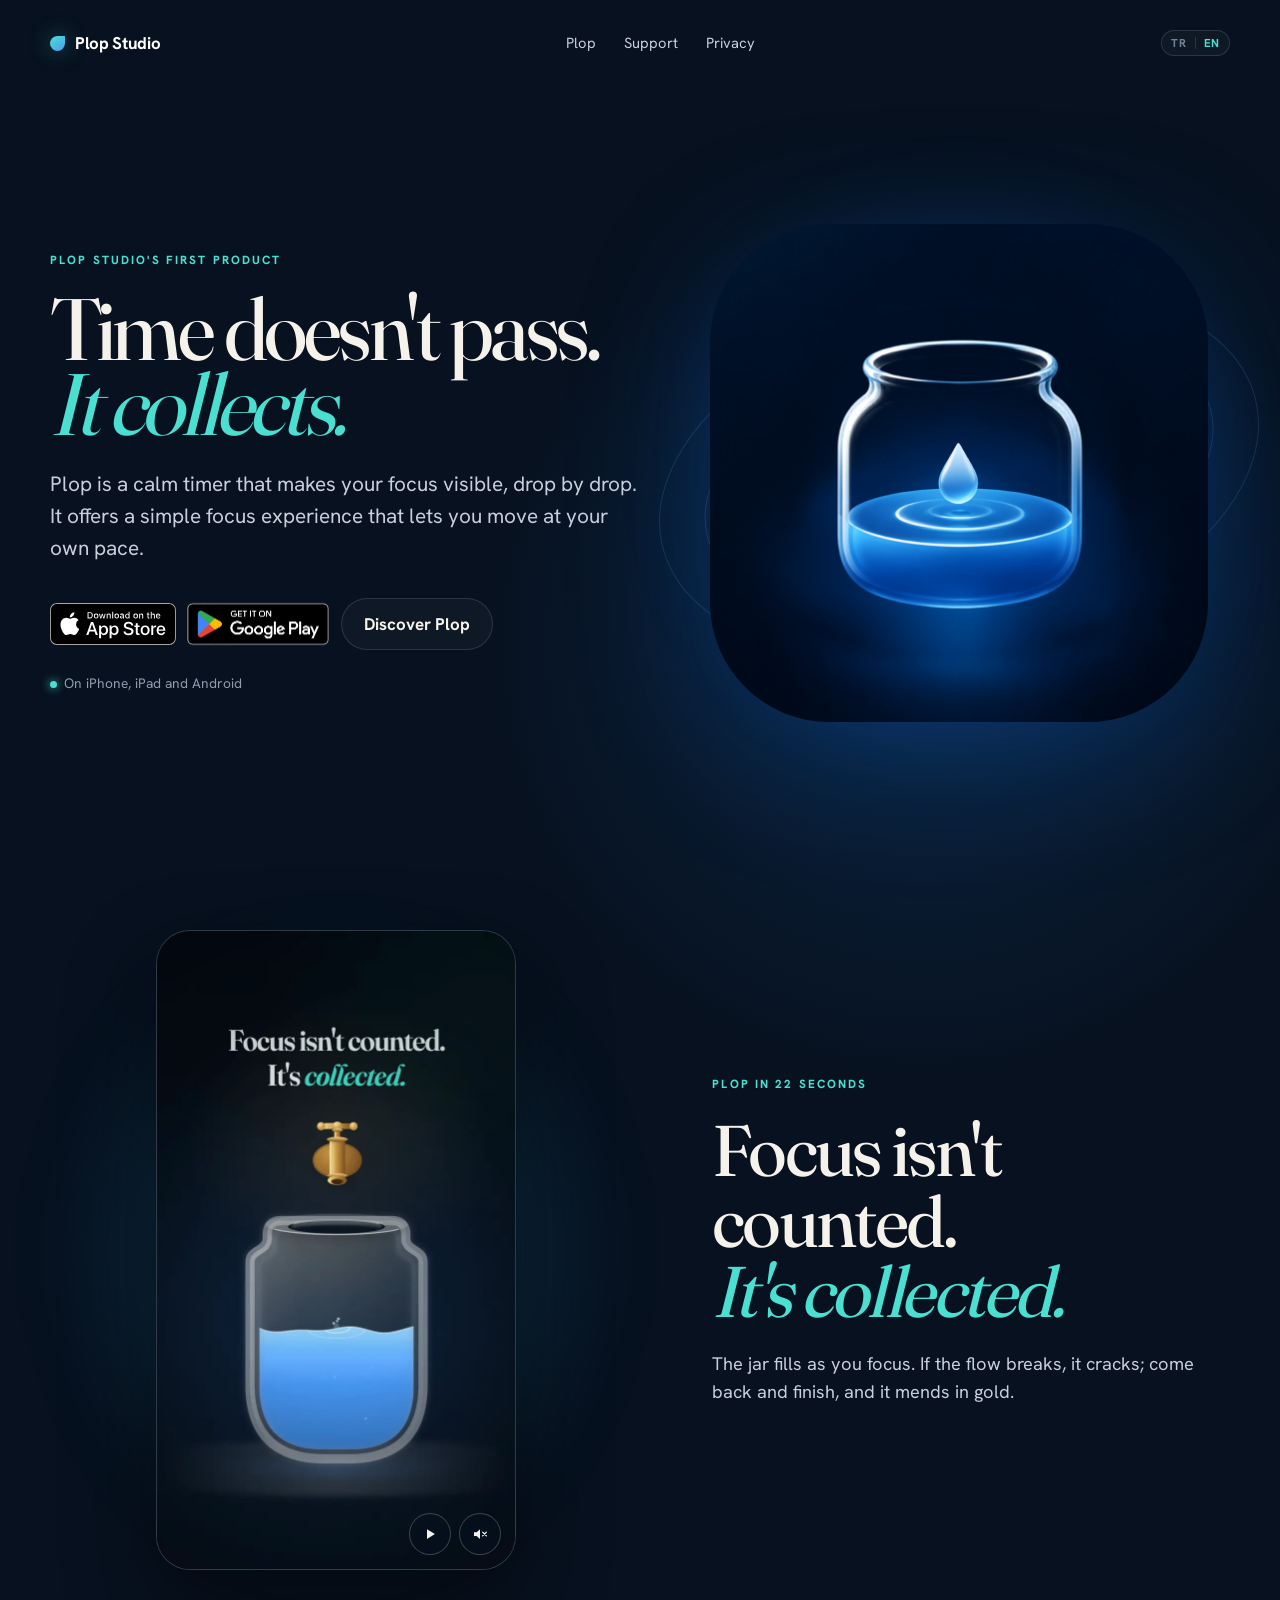
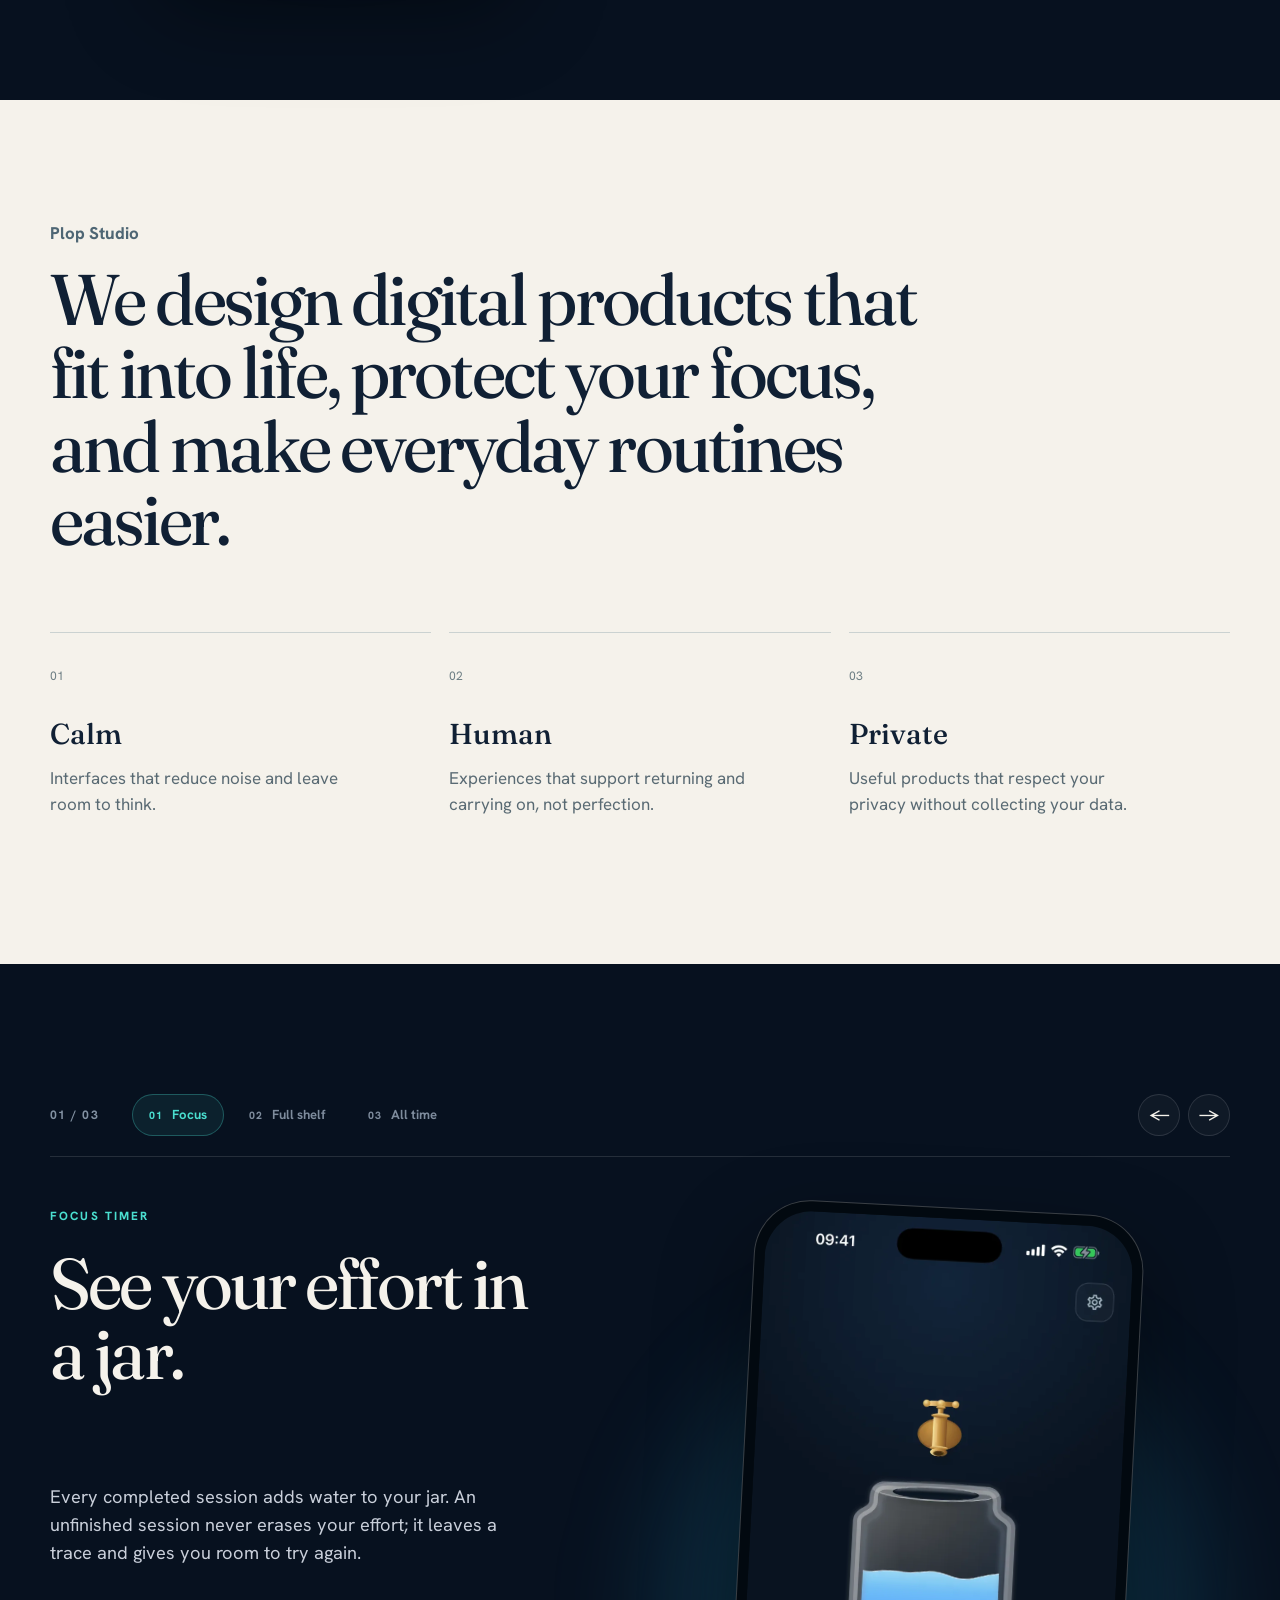
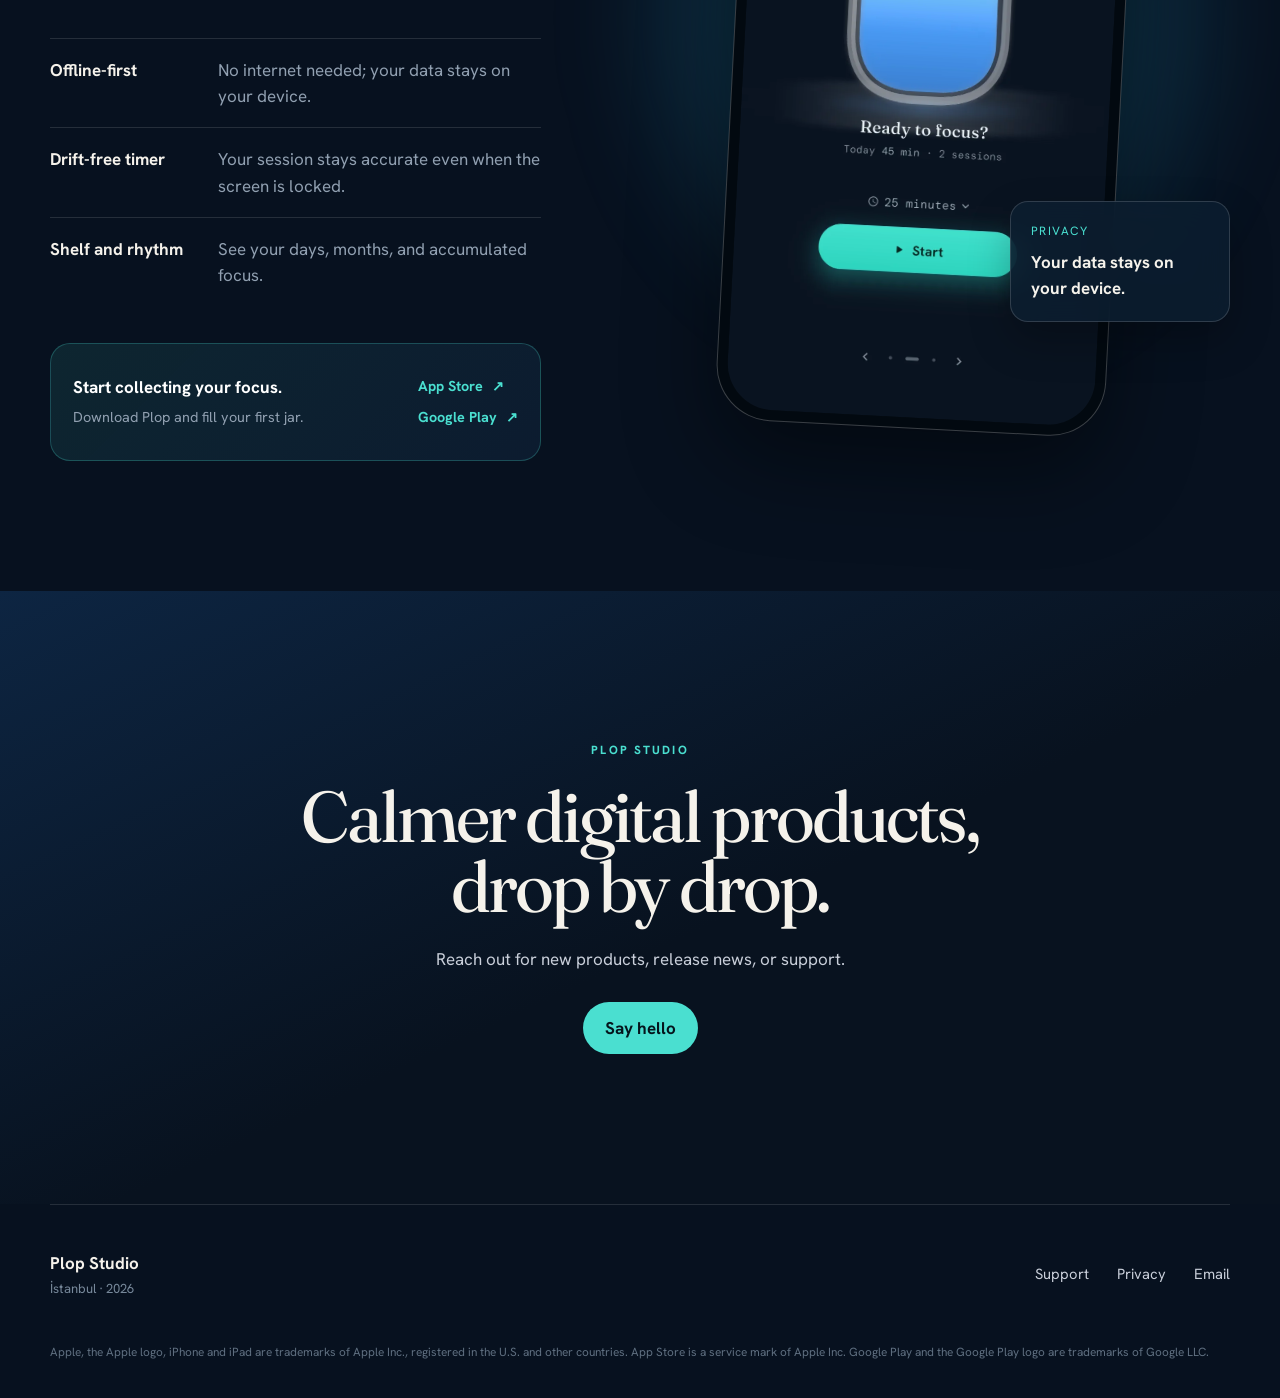
<file: index.html>
<!doctype html>
<html lang="tr">
<head>
  <meta charset="utf-8">
  <meta name="viewport" content="width=device-width, initial-scale=1">
  <meta name="theme-color" content="#07111f">
  <meta name="description" content="Plop Studio, sakin ve düşünceli dijital ürünler geliştirir. İlk ürünümüz Plop, zamanı biriktiren çevrimdışı bir odak zamanlayıcısıdır.">
  <meta property="og:title" content="Plop Studio — Zaman geçmez, birikir.">
  <meta property="og:description" content="Daha sakin, daha insani dijital ürünler. Plop ile odağını damla damla biriktir.">
  <meta property="og:type" content="website">
  <meta property="og:url" content="https://sahmett.github.io/plop-site/">
  <meta property="og:image" content="https://sahmett.github.io/plop-site/assets/plop-icon.png">
  <title>Plop Studio — Sakin dijital ürünler</title>
  <link rel="icon" href="assets/favicon.png">
  <link rel="stylesheet" href="style.css">
  <script src="site.js" defer></script>
</head>
<body>
  <header class="site-header">
    <a class="brand" href="#top" aria-label="Plop Studio ana sayfa" data-aria-tr="Plop Studio ana sayfa" data-aria-en="Plop Studio home">
      <span class="brand-drop" aria-hidden="true"></span>
      <span>Plop Studio</span>
    </a>
    <nav aria-label="Ana menü" data-aria-tr="Ana menü" data-aria-en="Main navigation">
      <a href="#plop">Plop</a>
      <a href="support.html#tr" data-tr="Destek" data-en="Support" data-href-tr="support.html#tr" data-href-en="support.html#en">Destek</a>
      <a href="privacy.html#tr" data-tr="Gizlilik" data-en="Privacy" data-href-tr="privacy.html#tr" data-href-en="privacy.html#en">Gizlilik</a>
    </nav>
    <div class="language-switch" role="group" aria-label="Dil seçimi" data-aria-tr="Dil seçimi" data-aria-en="Language selection">
      <button type="button" data-language="tr" aria-pressed="true">TR</button>
      <span aria-hidden="true"></span>
      <button type="button" data-language="en" aria-pressed="false">EN</button>
    </div>
  </header>

  <main id="top">
    <section class="hero" aria-labelledby="hero-title">
      <div class="hero-copy">
        <p class="eyebrow" data-tr="Plop Studio'nun ilk ürünü" data-en="Plop Studio's first product">Plop Studio'nun ilk ürünü</p>
        <h1 id="hero-title" data-html-tr="Zaman geçmez.<br><em>Birikir.</em>" data-html-en="Time doesn't pass.<br><em>It collects.</em>">Zaman geçmez.<br><em>Birikir.</em></h1>
        <p class="hero-text" data-tr="Plop, odağını damla damla görünür hâle getiren sakin bir zamanlayıcı. Kendi ritminde ilerleyebileceğin sade bir odak deneyimi sunar." data-en="Plop is a calm timer that makes your focus visible, drop by drop. It offers a simple focus experience that lets you move at your own pace.">Plop, odağını damla damla görünür hâle getiren sakin bir zamanlayıcı. Kendi ritminde ilerleyebileceğin sade bir odak deneyimi sunar.</p>
        <div class="hero-actions">
          <a class="app-store-badge-link" href="https://apps.apple.com/app/id6790089890" target="_blank" rel="noopener noreferrer" aria-label="Plop'u App Store'dan indir" data-aria-tr="Plop'u App Store'dan indir" data-aria-en="Download Plop on the App Store">
            <img src="assets/app-store-badge-tr.svg" data-src-tr="assets/app-store-badge-tr.svg" data-src-en="assets/app-store-badge-en.svg" alt="App Store'dan İndirin" data-alt-tr="App Store'dan İndirin" data-alt-en="Download on the App Store" width="151" height="40">
          </a>
          <a class="app-store-badge-link play-badge-link" href="https://play.google.com/store/apps/details?id=com.sahmett.plop&amp;hl=tr" data-href-tr="https://play.google.com/store/apps/details?id=com.sahmett.plop&amp;hl=tr" data-href-en="https://play.google.com/store/apps/details?id=com.sahmett.plop&amp;hl=en" target="_blank" rel="noopener noreferrer" aria-label="Plop'u Google Play'den indir" data-aria-tr="Plop'u Google Play'den indir" data-aria-en="Get Plop on Google Play">
            <img src="assets/google-play-badge-tr.png" data-src-tr="assets/google-play-badge-tr.png" data-src-en="assets/google-play-badge-en.png" alt="Google Play'den İndirin" data-alt-tr="Google Play'den İndirin" data-alt-en="Get it on Google Play" width="646" height="250">
          </a>
          <a class="button secondary" href="#plop" data-tr="Plop'u keşfet" data-en="Discover Plop">Plop'u keşfet</a>
        </div>
        <p class="availability"><span></span><b data-tr="iPhone, iPad ve Android'de" data-en="On iPhone, iPad and Android">iPhone, iPad ve Android'de</b></p>
      </div>

      <div class="hero-art" aria-label="Plop uygulamasının su damlası ve kavanoz simgesi" data-aria-tr="Plop uygulamasının su damlası ve kavanoz simgesi" data-aria-en="Plop app icon with a water drop and jar">
        <div class="halo"></div>
        <img src="assets/plop-icon.png" alt="Plop uygulama simgesi" width="720" height="720">
        <span class="orbit orbit-one"></span>
        <span class="orbit orbit-two"></span>
      </div>
    </section>

    <section class="reel" aria-labelledby="reel-title">
      <div class="reel-copy">
        <p class="eyebrow" data-tr="22 saniyede Plop" data-en="Plop in 22 seconds">22 saniyede Plop</p>
        <h2 id="reel-title" data-html-tr="Odak sayılmaz.<br><em>Birikir.</em>" data-html-en="Focus isn't counted.<br><em>It's collected.</em>">Odak sayılmaz.<br><em>Birikir.</em></h2>
        <p data-tr="Kavanoz sen odaklandıkça dolar. Akış kesilirse çatlar; geri dönüp tamamladığında altın bir izle onarılır." data-en="The jar fills as you focus. If the flow breaks, it cracks; come back and finish, and it mends in gold.">Kavanoz sen odaklandıkça dolar. Akış kesilirse çatlar; geri dönüp tamamladığında altın bir izle onarılır.</p>
      </div>
      <div class="reel-stage">
        <div class="reel-frame">
          <video class="reel-video" muted loop playsinline preload="none" poster="assets/plop-reel-poster.webp" width="720" height="1280" aria-label="Plop tanıtım videosu: geri sayım kavanoza dönüşür, kavanoz dolar, çatlar ve altınla onarılır" data-aria-tr="Plop tanıtım videosu: geri sayım kavanoza dönüşür, kavanoz dolar, çatlar ve altınla onarılır" data-aria-en="Plop promo video: a countdown turns into a jar that fills, cracks and mends in gold">
            <source src="assets/plop-reel.mp4" type="video/mp4">
          </video>
          <div class="reel-controls">
            <button type="button" class="reel-button" data-reel-play data-state="paused">
              <svg class="icon-play" viewBox="0 0 24 24" aria-hidden="true"><path d="M8 5.5v13l10.5-6.5z" fill="currentColor"/></svg>
              <svg class="icon-pause" viewBox="0 0 24 24" aria-hidden="true"><path d="M7 5h3.5v14H7zM13.5 5H17v14h-3.5z" fill="currentColor"/></svg>
            </button>
            <button type="button" class="reel-button" data-reel-sound aria-pressed="false">
              <svg class="icon-muted" viewBox="0 0 24 24" aria-hidden="true"><path d="M4 9.5h3.5L12 5.5v13l-4.5-4H4z" fill="currentColor"/><path d="M15.5 9.5l5 5m0-5l-5 5" stroke="currentColor" stroke-width="1.8" stroke-linecap="round"/></svg>
              <svg class="icon-sound" viewBox="0 0 24 24" aria-hidden="true"><path d="M4 9.5h3.5L12 5.5v13l-4.5-4H4z" fill="currentColor"/><path d="M15.5 9a4.2 4.2 0 0 1 0 6M18 6.5a7.8 7.8 0 0 1 0 11" fill="none" stroke="currentColor" stroke-width="1.8" stroke-linecap="round"/></svg>
            </button>
          </div>
        </div>
      </div>
    </section>

    <section class="promise" aria-label="Plop Studio yaklaşımı">
      <p>Plop Studio</p>
      <h2 data-tr="Hayata uyumlu, odağını koruyan ve günlük yaşamını kolaylaştıran dijital ürünler tasarlıyoruz." data-en="We design digital products that fit into life, protect your focus, and make everyday routines easier.">Hayata uyumlu, odağını koruyan ve günlük yaşamını kolaylaştıran dijital ürünler tasarlıyoruz.</h2>
      <div class="principles">
        <article><span>01</span><h3 data-tr="Sakin" data-en="Calm">Sakin</h3><p data-tr="Gürültüyü azaltan, düşünmeye yer bırakan arayüzler." data-en="Interfaces that reduce noise and leave room to think.">Gürültüyü azaltan, düşünmeye yer bırakan arayüzler.</p></article>
        <article><span>02</span><h3 data-tr="İnsani" data-en="Human">İnsani</h3><p data-tr="Kusursuzluğu değil, geri dönmeyi ve devam etmeyi destekleyen deneyimler." data-en="Experiences that support returning and carrying on, not perfection.">Kusursuzluğu değil, geri dönmeyi ve devam etmeyi destekleyen deneyimler.</p></article>
        <article><span>03</span><h3 data-tr="Özel" data-en="Private">Özel</h3><p data-tr="Veriyi toplamadan da işe yarayan, mahremiyete saygılı ürünler." data-en="Useful products that respect your privacy without collecting your data.">Veriyi toplamadan da işe yarayan, mahremiyete saygılı ürünler.</p></article>
      </div>
    </section>

    <section class="product" id="plop" aria-labelledby="plop-title">
      <div class="product-slider-nav" aria-label="Ürün ekranları" data-aria-tr="Ürün ekranları" data-aria-en="Product screens">
        <span class="product-slide-count" aria-live="polite">01 / 03</span>
        <div class="product-dots" role="group">
          <button type="button" data-product-slide="0" aria-label="Odak zamanlayıcısını göster" data-aria-tr="Odak zamanlayıcısını göster" data-aria-en="Show focus timer" aria-pressed="true"><span>01</span><b data-tr="Odak" data-en="Focus">Odak</b></button>
          <button type="button" data-product-slide="1" aria-label="Dolu rafı göster" data-aria-tr="Dolu rafı göster" data-aria-en="Show full shelf" aria-pressed="false"><span>02</span><b data-tr="Dolu raf" data-en="Full shelf">Dolu raf</b></button>
          <button type="button" data-product-slide="2" aria-label="Tüm zamanları göster" data-aria-tr="Tüm zamanları göster" data-aria-en="Show all time" aria-pressed="false"><span>03</span><b data-tr="Tüm zamanlar" data-en="All time">Tüm zamanlar</b></button>
        </div>
        <div class="product-arrows">
          <button class="product-arrow" type="button" data-product-prev aria-label="Önceki ekran" data-aria-tr="Önceki ekran" data-aria-en="Previous screen">←</button>
          <button class="product-arrow" type="button" data-product-next aria-label="Sonraki ekran" data-aria-tr="Sonraki ekran" data-aria-en="Next screen">→</button>
        </div>
      </div>
      <div class="product-copy">
        <p class="eyebrow" id="product-eyebrow">Odak zamanlayıcısı</p>
        <h2 id="plop-title">Emeğini bir kavanozda gör.</h2>
        <p id="product-description">Her tamamlanan seans kavanozuna su ekler. Yarım kalan seanslar emeğini silmez; iz bırakır ve sana yeniden deneme alanı açar.</p>
        <ul>
          <li><strong id="product-feature-title-1">Offline-first</strong><span id="product-feature-copy-1">İnternet gerekmez; verilerin cihazında kalır.</span></li>
          <li><strong id="product-feature-title-2">Sapmasız zamanlayıcı</strong><span id="product-feature-copy-2">Ekran kilitlense de seansın doğru ilerler.</span></li>
          <li><strong id="product-feature-title-3">Raf ve ritim</strong><span id="product-feature-copy-3">Günlerini, aylarını ve biriken odağını gör.</span></li>
        </ul>
        <div class="download-callout">
          <div>
            <p id="product-callout-title">Odağını biriktirmeye başla.</p>
            <span id="product-callout-copy">Plop'u indir ve ilk kavanozunu doldur.</span>
          </div>
          <div class="download-links">
            <a class="download-link" href="https://apps.apple.com/app/id6790089890" target="_blank" rel="noopener noreferrer" aria-label="Plop'u App Store'dan indir" data-aria-tr="Plop'u App Store'dan indir" data-aria-en="Download Plop on the App Store">
              <b>App Store</b> <span aria-hidden="true">↗</span>
            </a>
            <a class="download-link" href="https://play.google.com/store/apps/details?id=com.sahmett.plop&amp;hl=tr" data-href-tr="https://play.google.com/store/apps/details?id=com.sahmett.plop&amp;hl=tr" data-href-en="https://play.google.com/store/apps/details?id=com.sahmett.plop&amp;hl=en" target="_blank" rel="noopener noreferrer" aria-label="Plop'u Google Play'den indir" data-aria-tr="Plop'u Google Play'den indir" data-aria-en="Get Plop on Google Play">
              <b>Google Play</b> <span aria-hidden="true">↗</span>
            </a>
          </div>
        </div>
      </div>
      <div class="phone-stage">
        <div class="phone">
          <img id="product-screen" src="assets/plop-home.webp" alt="Plop ana ekranında yarısı dolu bir kavanoz ve başla düğmesi" width="660" height="1434" loading="lazy">
        </div>
        <div class="small-card">
          <span id="product-card-label">Gizlilik</span>
          <strong id="product-card-copy">Verin cihazında kalır.</strong>
        </div>
      </div>
    </section>

    <section class="closing">
      <p class="eyebrow">Plop Studio</p>
      <h2 data-html-tr="Daha sakin dijital ürünler,<br>damla damla." data-html-en="Calmer digital products,<br>drop by drop.">Daha sakin dijital ürünler,<br>damla damla.</h2>
      <p data-tr="Yeni ürünler, sürüm haberleri veya destek için bize ulaşabilirsin." data-en="Reach out for new products, release news, or support.">Yeni ürünler, sürüm haberleri veya destek için bize ulaşabilirsin.</p>
      <a class="button primary" href="mailto:plopapp.studio@gmail.com" data-tr="Merhaba de" data-en="Say hello">Merhaba de</a>
    </section>
  </main>

  <footer>
    <div><strong>Plop Studio</strong><span>İstanbul · 2026</span></div>
    <nav aria-label="Alt menü" data-aria-tr="Alt menü" data-aria-en="Footer navigation">
      <a href="support.html#tr" data-tr="Destek" data-en="Support" data-href-tr="support.html#tr" data-href-en="support.html#en">Destek</a>
      <a href="privacy.html#tr" data-tr="Gizlilik" data-en="Privacy" data-href-tr="privacy.html#tr" data-href-en="privacy.html#en">Gizlilik</a>
      <a href="mailto:plopapp.studio@gmail.com" data-tr="E-posta" data-en="Email">E-posta</a>
    </nav>
  </footer>
  <p class="trademarks" data-tr="Apple, Apple logosu, iPhone ve iPad, Apple Inc.'in ABD'de ve diğer ülkelerde tescilli ticari markalarıdır. App Store, Apple Inc.'in hizmet markasıdır. Google Play ve Google Play logosu, Google LLC'nin ticari markalarıdır." data-en="Apple, the Apple logo, iPhone and iPad are trademarks of Apple Inc., registered in the U.S. and other countries. App Store is a service mark of Apple Inc. Google Play and the Google Play logo are trademarks of Google LLC.">Apple, Apple logosu, iPhone ve iPad, Apple Inc.'in ABD'de ve diğer ülkelerde tescilli ticari markalarıdır. App Store, Apple Inc.'in hizmet markasıdır. Google Play ve Google Play logosu, Google LLC'nin ticari markalarıdır.</p>
</body>
</html>
</file>
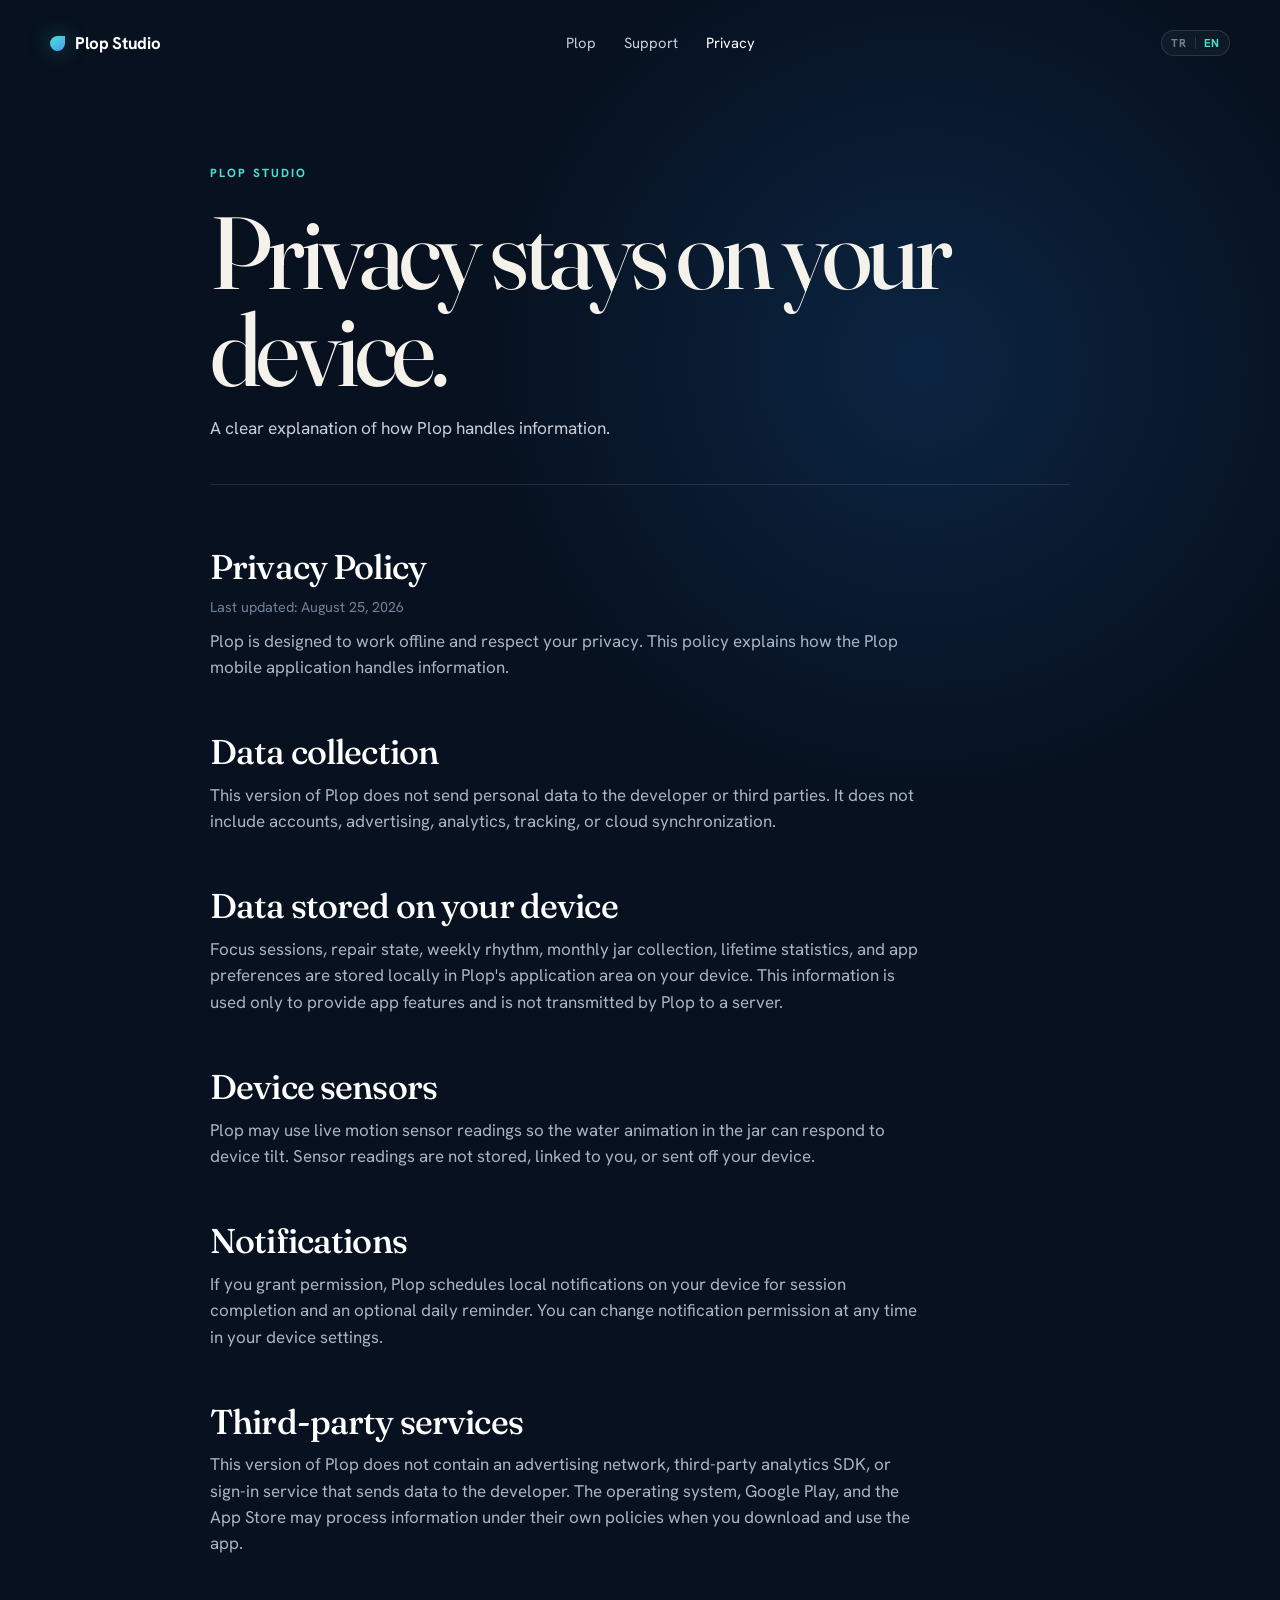
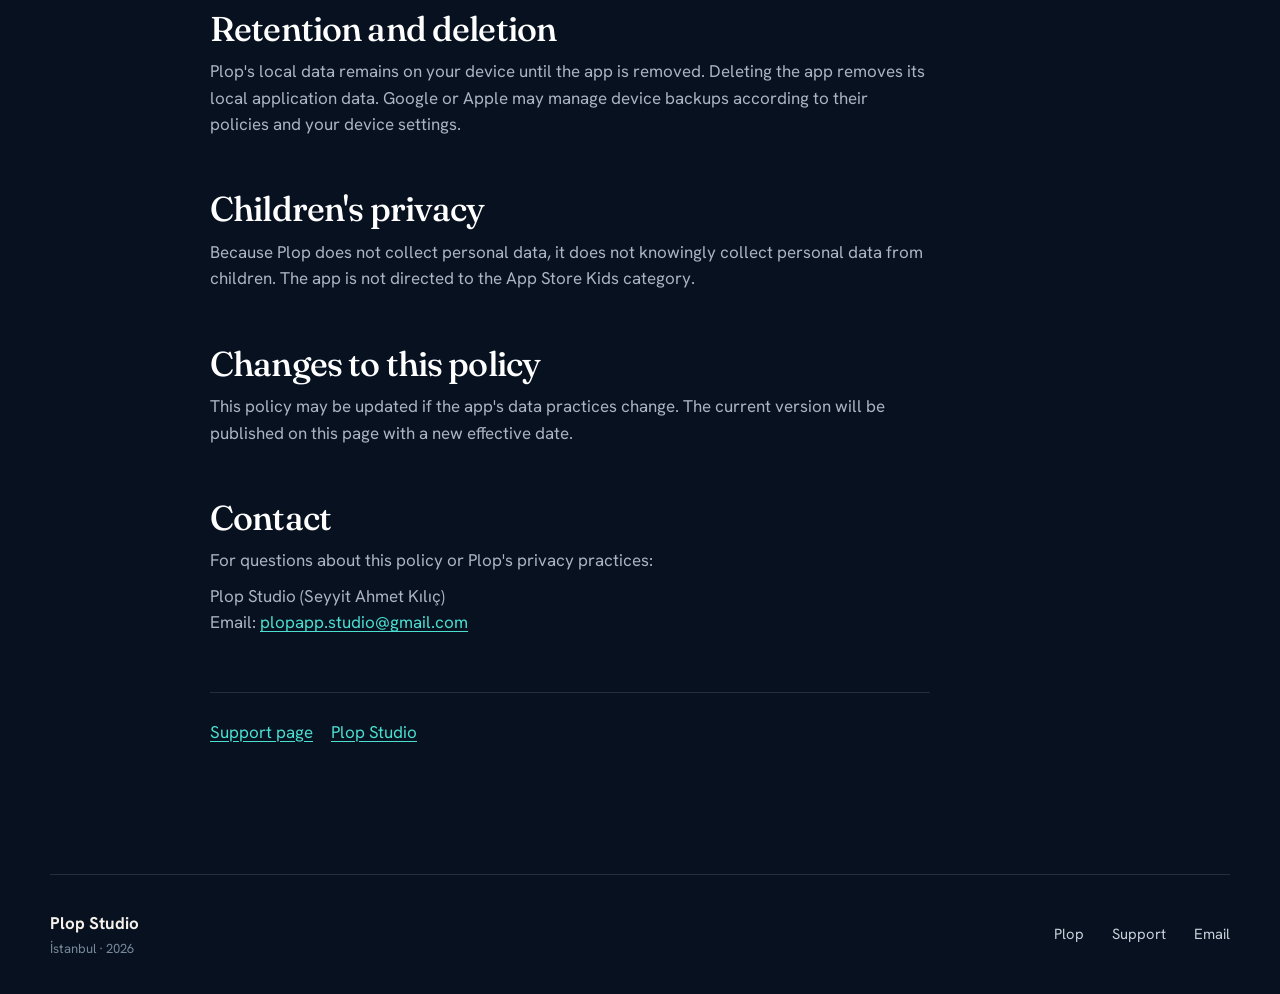
<file: privacy.html>
<!doctype html>
<html lang="en">
<head>
  <meta charset="utf-8">
  <meta name="viewport" content="width=device-width, initial-scale=1">
  <meta name="theme-color" content="#07111f">
  <meta name="description" content="Learn how the Plop mobile app handles information and protects your privacy.">
  <title>Plop Privacy Policy — Plop Studio</title>
  <link rel="icon" href="assets/favicon.png">
  <link rel="stylesheet" href="style.css">
  <link rel="stylesheet" href="legal.css">
  <script src="legal.js" defer></script>
</head>
<body data-page="privacy">
  <header class="site-header">
    <a class="brand" href="index.html" aria-label="Plop Studio home" data-aria-tr="Plop Studio ana sayfa" data-aria-en="Plop Studio home">
      <span class="brand-drop" aria-hidden="true"></span>
      <span>Plop Studio</span>
    </a>
    <nav aria-label="Main navigation" data-aria-tr="Ana menü" data-aria-en="Main navigation">
      <a href="index.html#plop">Plop</a>
      <a href="support.html#en" data-tr="Destek" data-en="Support" data-href-tr="support.html#tr" data-href-en="support.html#en">Support</a>
      <a href="privacy.html#en" aria-current="page" data-tr="Gizlilik" data-en="Privacy" data-href-tr="privacy.html#tr" data-href-en="privacy.html#en">Privacy</a>
    </nav>
    <div class="language-switch" role="group" aria-label="Language selection" data-aria-tr="Dil seçimi" data-aria-en="Language selection">
      <button type="button" data-language="tr" aria-pressed="false">TR</button>
      <span aria-hidden="true"></span>
      <button type="button" data-language="en" aria-pressed="true">EN</button>
    </div>
  </header>

  <main class="legal-shell">
    <div class="legal-intro">
      <p class="eyebrow">Plop Studio</p>
      <h1 data-tr="Gizliliğin cihazında kalır." data-en="Privacy stays on your device.">Privacy stays on your device.</h1>
      <p data-tr="Plop'un bilgileri nasıl işlediğini açık ve anlaşılır biçimde öğren." data-en="A clear explanation of how Plop handles information.">A clear explanation of how Plop handles information.</p>
    </div>

    <section class="legal-section" id="en" lang="en" data-language-section="en">
      <h2>Privacy Policy</h2>
      <p class="muted">Last updated: August 25, 2026</p>
      <p>Plop is designed to work offline and respect your privacy. This policy
      explains how the Plop mobile application handles information.</p>

      <h2>Data collection</h2>
      <p>This version of Plop does not send personal data to the developer or
      third parties. It does not include accounts, advertising, analytics,
      tracking, or cloud synchronization.</p>

      <h2>Data stored on your device</h2>
      <p>Focus sessions, repair state, weekly rhythm, monthly jar collection,
      lifetime statistics, and app preferences are stored locally in Plop's
      application area on your device. This information is used only to provide
      app features and is not transmitted by Plop to a server.</p>

      <h2>Device sensors</h2>
      <p>Plop may use live motion sensor readings so the water animation in the
      jar can respond to device tilt. Sensor readings are not stored, linked to
      you, or sent off your device.</p>

      <h2>Notifications</h2>
      <p>If you grant permission, Plop schedules local notifications on your
      device for session completion and an optional daily reminder. You can
      change notification permission at any time in your device settings.</p>

      <h2>Third-party services</h2>
      <p>This version of Plop does not contain an advertising network,
      third-party analytics SDK, or sign-in service that sends data to the
      developer. The operating system, Google Play, and the App Store may process
      information under their own policies when you download and use the app.</p>

      <h2>Retention and deletion</h2>
      <p>Plop's local data remains on your device until the app is removed.
      Deleting the app removes its local application data. Google or Apple may
      manage device backups according to their policies and your device settings.</p>

      <h2>Children's privacy</h2>
      <p>Because Plop does not collect personal data, it does not knowingly
      collect personal data from children. The app is not directed to the App
      Store Kids category.</p>

      <h2>Changes to this policy</h2>
      <p>This policy may be updated if the app's data practices change. The
      current version will be published on this page with a new effective date.</p>

      <h2>Contact</h2>
      <p>For questions about this policy or Plop's privacy practices:</p>
      <p>Plop Studio (Seyyit Ahmet Kılıç)<br>
      Email: <a href="mailto:plopapp.studio@gmail.com">plopapp.studio@gmail.com</a></p>

      <p class="legal-links"><a href="support.html#en">Support page</a><a href="index.html">Plop Studio</a></p>
    </section>

    <section class="legal-section" id="tr" lang="tr" data-language-section="tr" hidden>
      <h2>Gizlilik Politikası</h2>
      <p class="muted">Son güncelleme: 25 Ağustos 2026</p>
      <p>Plop, gizliliğinizi koruyacak şekilde çevrimdışı çalışmak üzere
      tasarlanmıştır. Bu politika, Plop mobil uygulamasının verileri nasıl
      işlediğini açıklar.</p>

      <h2>Toplanan veriler</h2>
      <p>Plop'un bu sürümü geliştiriciye veya üçüncü taraflara kişisel veri
      göndermez. Hesap oluşturma, reklam, analiz, izleme veya bulut eşitleme
      özelliği yoktur.</p>

      <h2>Cihazda saklanan veriler</h2>
      <p>Odak seansları, onarım durumu, haftalık ritim, aylık kavanoz
      koleksiyonu, ömürlük istatistikler ve uygulama tercihleri cihazınızdaki
      Plop uygulama alanında yerel olarak saklanır. Bu bilgiler yalnızca
      uygulamanın özelliklerini sunmak için kullanılır ve Plop tarafından bir
      sunucuya aktarılmaz.</p>

      <h2>Cihaz sensörleri</h2>
      <p>Plop, kavanozdaki su animasyonunun cihaz eğimine tepki vermesi için
      cihazın hareket sensörlerinden anlık olarak yararlanabilir. Sensör
      okumaları kaydedilmez, kullanıcıyla ilişkilendirilmez ve cihaz dışına gönderilmez.</p>

      <h2>Bildirimler</h2>
      <p>Bildirimlere izin verirseniz Plop, seans bitişi ve isteğe bağlı günlük
      hatırlatıcı için cihaz üzerinde yerel bildirimler planlar. Bildirim
      tercihinizi cihazınızın Ayarlar bölümünden dilediğiniz zaman değiştirebilirsiniz.</p>

      <h2>Üçüncü taraf hizmetleri</h2>
      <p>Plop'un bu sürümünde reklam ağı, üçüncü taraf analiz SDK'sı veya
      geliştiriciye veri aktaran bir oturum açma hizmeti bulunmaz. İşletim
      sistemi, Google Play ve App Store; uygulamayı indirmeniz ve kullanmanız
      sırasında kendi politikaları kapsamında veri işleyebilir.</p>

      <h2>Saklama ve silme</h2>
      <p>Plop'un yerel verileri cihazınızda, uygulama kaldırılana kadar saklanır.
      Uygulamayı silmek yerel uygulama verilerini kaldırır. Google veya iCloud
      cihaz yedekleri, ilgili sağlayıcı ve cihaz ayarlarınız tarafından yönetilir.</p>

      <h2>Çocukların gizliliği</h2>
      <p>Plop kişisel veri toplamadığı için çocuklara ait kişisel verileri de
      bilerek toplamaz. Uygulama App Store'daki "Çocuklar İçin" kategorisine yönelik değildir.</p>

      <h2>Değişiklikler</h2>
      <p>Bu politika, uygulamanın veri uygulamaları değişirse güncellenebilir.
      Güncel sürüm bu sayfada yeni tarih ile yayımlanır.</p>

      <h2>İletişim</h2>
      <p>Bu politika veya Plop'un gizlilik uygulamaları hakkında sorularınız için:</p>
      <p>Plop Studio (Seyyit Ahmet Kılıç)<br>
      E-posta: <a href="mailto:plopapp.studio@gmail.com">plopapp.studio@gmail.com</a></p>

      <p class="legal-links"><a href="support.html#tr">Destek sayfası</a><a href="index.html">Plop Studio</a></p>
    </section>
  </main>

  <footer class="legal-footer">
    <div><strong>Plop Studio</strong><span>İstanbul · 2026</span></div>
    <nav aria-label="Footer navigation" data-aria-tr="Alt menü" data-aria-en="Footer navigation">
      <a href="index.html">Plop</a>
      <a href="support.html#en" data-tr="Destek" data-en="Support" data-href-tr="support.html#tr" data-href-en="support.html#en">Support</a>
      <a href="mailto:plopapp.studio@gmail.com" data-tr="E-posta" data-en="Email">Email</a>
    </nav>
  </footer>
</body>
</html>
</file>
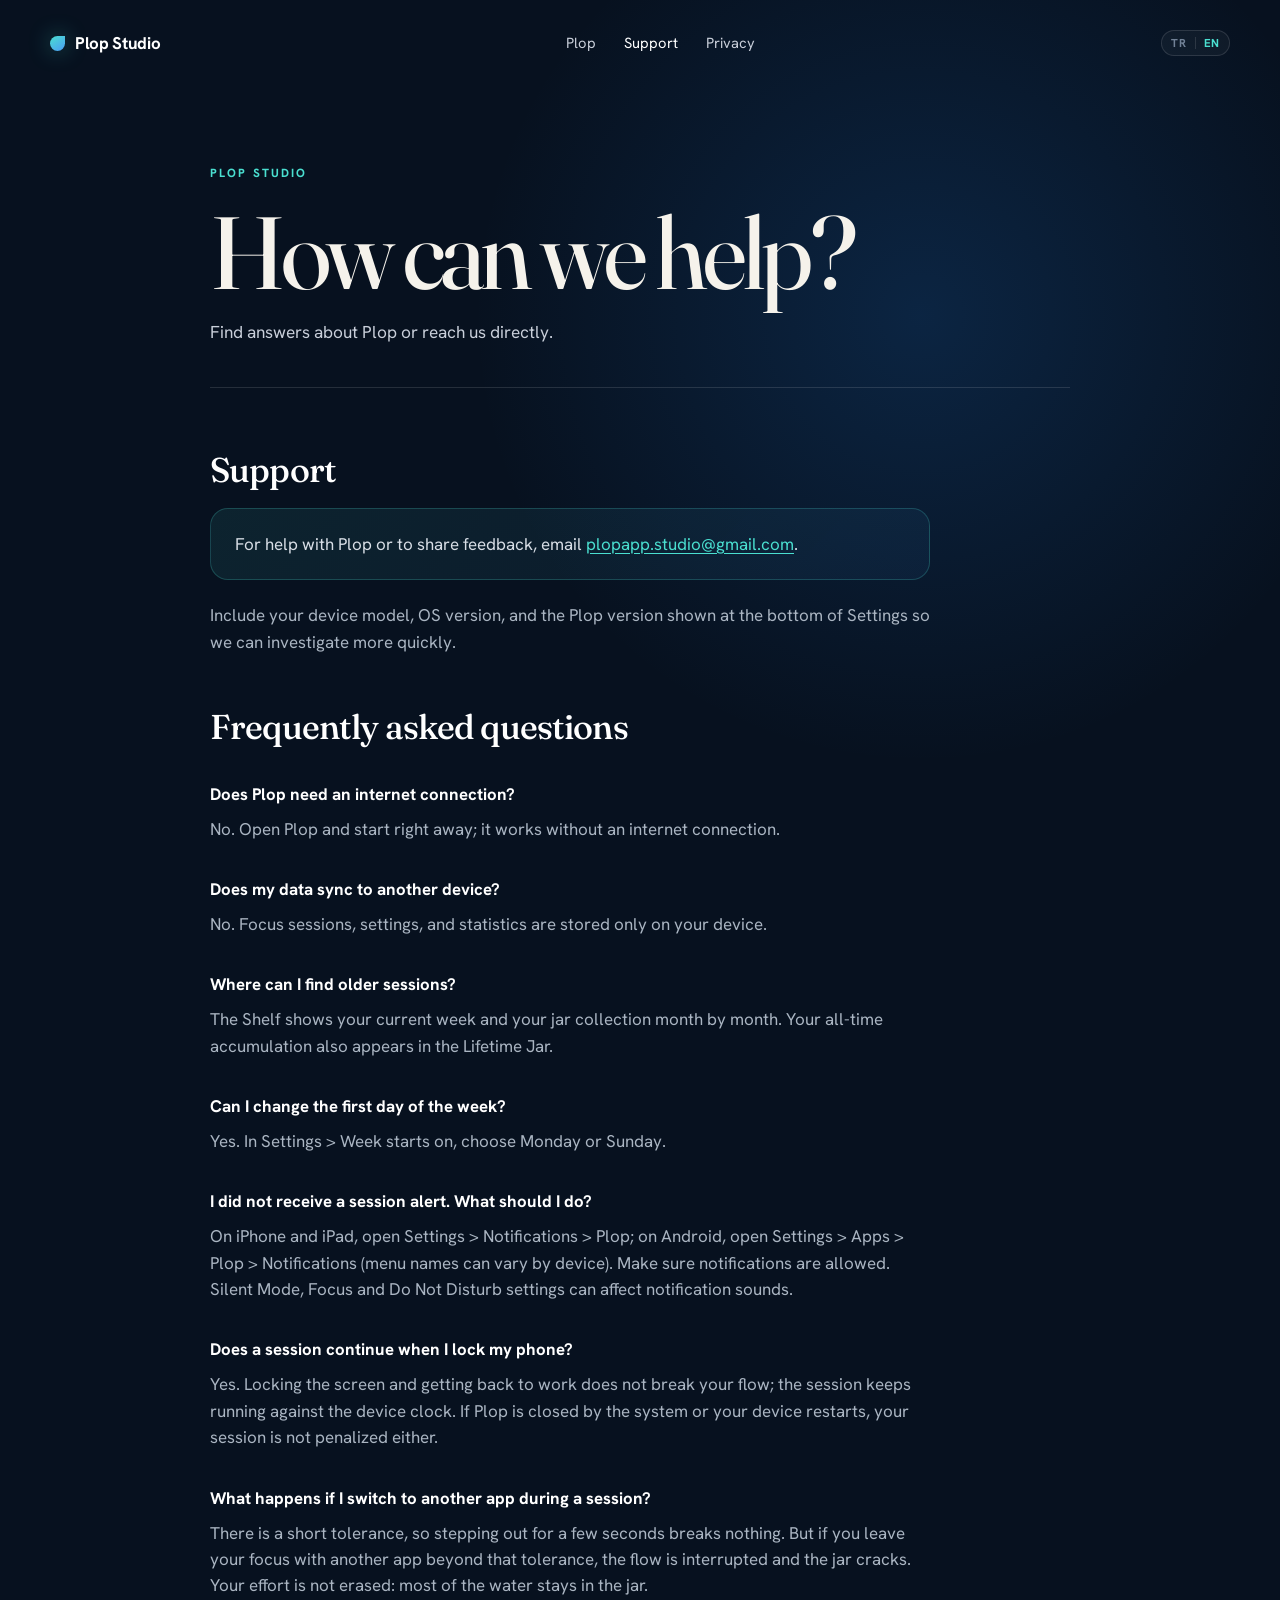
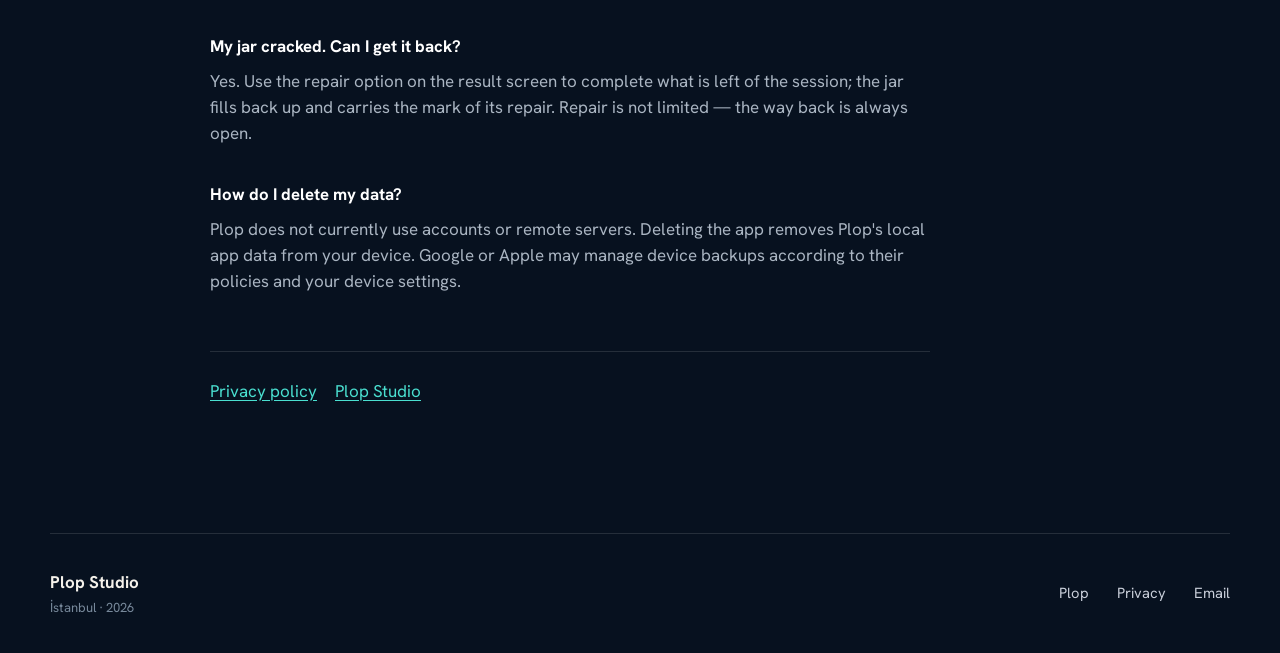
<file: support.html>
<!doctype html>
<html lang="en">
<head>
  <meta charset="utf-8">
  <meta name="viewport" content="width=device-width, initial-scale=1">
  <meta name="theme-color" content="#07111f">
  <meta name="description" content="Get help with Plop, find answers to common questions, or contact Plop Studio.">
  <title>Plop Support — Plop Studio</title>
  <link rel="icon" href="assets/favicon.png">
  <link rel="stylesheet" href="style.css">
  <link rel="stylesheet" href="legal.css">
  <script src="legal.js" defer></script>
</head>
<body data-page="support">
  <header class="site-header">
    <a class="brand" href="index.html" aria-label="Plop Studio home" data-aria-tr="Plop Studio ana sayfa" data-aria-en="Plop Studio home">
      <span class="brand-drop" aria-hidden="true"></span>
      <span>Plop Studio</span>
    </a>
    <nav aria-label="Main navigation" data-aria-tr="Ana menü" data-aria-en="Main navigation">
      <a href="index.html#plop">Plop</a>
      <a href="support.html#en" aria-current="page" data-tr="Destek" data-en="Support" data-href-tr="support.html#tr" data-href-en="support.html#en">Support</a>
      <a href="privacy.html#en" data-tr="Gizlilik" data-en="Privacy" data-href-tr="privacy.html#tr" data-href-en="privacy.html#en">Privacy</a>
    </nav>
    <div class="language-switch" role="group" aria-label="Language selection" data-aria-tr="Dil seçimi" data-aria-en="Language selection">
      <button type="button" data-language="tr" aria-pressed="false">TR</button>
      <span aria-hidden="true"></span>
      <button type="button" data-language="en" aria-pressed="true">EN</button>
    </div>
  </header>

  <main class="legal-shell">
    <div class="legal-intro">
      <p class="eyebrow">Plop Studio</p>
      <h1 data-tr="Nasıl yardımcı olabiliriz?" data-en="How can we help?">How can we help?</h1>
      <p data-tr="Plop ile ilgili yanıtları bul veya doğrudan bize ulaş." data-en="Find answers about Plop or reach us directly.">Find answers about Plop or reach us directly.</p>
    </div>

    <section class="legal-section" id="en" lang="en" data-language-section="en">
      <h2>Support</h2>
      <div class="contact-card">
        <p>For help with Plop or to share feedback, email
        <a href="mailto:plopapp.studio@gmail.com">plopapp.studio@gmail.com</a>.</p>
      </div>
      <p>Include your device model, OS version, and the Plop version shown at
      the bottom of Settings so we can investigate more quickly.</p>

      <h2>Frequently asked questions</h2>

      <h3>Does Plop need an internet connection?</h3>
      <p>No. Open Plop and start right away; it works without an internet connection.</p>

      <h3>Does my data sync to another device?</h3>
      <p>No. Focus sessions, settings, and statistics are stored only on your device.</p>

      <h3>Where can I find older sessions?</h3>
      <p>The Shelf shows your current week and your jar collection month by
      month. Your all-time accumulation also appears in the Lifetime Jar.</p>

      <h3>Can I change the first day of the week?</h3>
      <p>Yes. In Settings &gt; Week starts on, choose Monday or Sunday.</p>

      <h3>I did not receive a session alert. What should I do?</h3>
      <p>On iPhone and iPad, open Settings &gt; Notifications &gt; Plop; on Android,
      open Settings &gt; Apps &gt; Plop &gt; Notifications (menu names can vary by
      device). Make sure notifications are allowed. Silent Mode, Focus and Do Not
      Disturb settings can affect notification sounds.</p>

      <h3>Does a session continue when I lock my phone?</h3>
      <p>Yes. Locking the screen and getting back to work does not break your
      flow; the session keeps running against the device clock. If Plop is closed
      by the system or your device restarts, your session is not penalized either.</p>

      <h3>What happens if I switch to another app during a session?</h3>
      <p>There is a short tolerance, so stepping out for a few seconds breaks
      nothing. But if you leave your focus with another app beyond that tolerance,
      the flow is interrupted and the jar cracks. Your effort is not erased: most
      of the water stays in the jar.</p>

      <h3>My jar cracked. Can I get it back?</h3>
      <p>Yes. Use the repair option on the result screen to complete what is left
      of the session; the jar fills back up and carries the mark of its repair.
      Repair is not limited &mdash; the way back is always open.</p>

      <h3>How do I delete my data?</h3>
      <p>Plop does not currently use accounts or remote servers. Deleting the app
      removes Plop's local app data from your device. Google or Apple may manage
      device backups according to their policies and your device settings.</p>

      <p class="legal-links"><a href="privacy.html#en">Privacy policy</a><a href="index.html">Plop Studio</a></p>
    </section>

    <section class="legal-section" id="tr" lang="tr" data-language-section="tr" hidden>
      <h2>Destek</h2>
      <div class="contact-card">
        <p>Plop ile ilgili bir sorun yaşıyorsanız veya geri bildirim paylaşmak
        istiyorsanız <a href="mailto:plopapp.studio@gmail.com">plopapp.studio@gmail.com</a>
        adresine yazın.</p>
      </div>
      <p>Mesajınıza kullandığınız cihazı, işletim sistemi sürümünü ve Plop'un Ayarlar
      ekranının altında görünen sürüm numarasını eklemeniz sorunu daha hızlı
      incelememize yardımcı olur.</p>

      <h2>Sık sorulan sorular</h2>

      <h3>Plop internet bağlantısı gerektiriyor mu?</h3>
      <p>Hayır. Plop'u açıp hemen kullanmaya başlayabilirsiniz; internet bağlantısı gerekmez.</p>

      <h3>Verilerim başka bir cihaza eşitleniyor mu?</h3>
      <p>Hayır. Odak seansları, ayarlar ve istatistikler yalnızca cihazınızda saklanır.</p>

      <h3>Eski seanslarımı nerede görebilirim?</h3>
      <p>Rafta içinde bulunduğunuz haftayı ve ay ay kavanoz koleksiyonunuzu
      görebilirsiniz. Tüm zamanların birikimi de ömürlük kavanozda görünür.</p>

      <h3>Haftanın ilk gününü değiştirebilir miyim?</h3>
      <p>Evet. Ayarlar &gt; Hafta başlangıcı bölümünden Pazartesi veya Pazar gününü seçebilirsiniz.</p>

      <h3>Seans sonu bildirimi gelmiyor. Ne yapmalıyım?</h3>
      <p>iPhone ve iPad'de Ayarlar &gt; Bildirimler &gt; Plop, Android'de Ayarlar &gt;
      Uygulamalar &gt; Plop &gt; Bildirimler bölümünden (menü adları cihaza göre
      değişebilir) bildirimlere izin verildiğini kontrol edin. Sessiz mod, odak ve
      Rahatsız Etmeyin ayarları bildirim sesini etkileyebilir.</p>

      <h3>Telefonumu kilitlersem seans devam eder mi?</h3>
      <p>Evet. Ekranı kilitleyip çalışmaya dönmek akışı bozmaz; seans cihaz
      saatine göre işlemeye devam eder. Plop kendiliğinden kapanır ya da cihazınız
      yeniden başlarsa da seansınız cezalandırılmaz.</p>

      <h3>Seans sırasında başka bir uygulamaya geçersem ne olur?</h3>
      <p>Kısa bir tolerans vardır; birkaç saniyeliğine çıkmak bir şeyi bozmaz. Ama
      odağınızı başka bir uygulamaya bırakıp bu toleransı aşarsanız akış kesilir
      ve kavanoz çatlar. Emeğiniz silinmez: suyun büyük kısmı kavanozda kalır.</p>

      <h3>Kavanozum çatladı, geri alabilir miyim?</h3>
      <p>Evet. Sonuç ekranındaki onarım seçeneğiyle seansın kalan süresini
      tamamlayın; kavanoz yeniden dolar ve onarım izini taşır. Onarım hakkı
      sınırlı değildir — dönüş yolu her zaman açıktır.</p>

      <h3>Verilerimi nasıl silebilirim?</h3>
      <p>Plop şu anda hesap veya uzak sunucu kullanmaz. Uygulamayı cihazınızdan
      silmek, Plop'un yerel uygulama verilerini kaldırır. Google veya iCloud cihaz
      yedekleri, ilgili sağlayıcı ve cihaz ayarlarınız tarafından yönetilir.</p>

      <p class="legal-links"><a href="privacy.html#tr">Gizlilik politikası</a><a href="index.html">Plop Studio</a></p>
    </section>
  </main>

  <footer class="legal-footer">
    <div><strong>Plop Studio</strong><span>İstanbul · 2026</span></div>
    <nav aria-label="Footer navigation" data-aria-tr="Alt menü" data-aria-en="Footer navigation">
      <a href="index.html">Plop</a>
      <a href="privacy.html#en" data-tr="Gizlilik" data-en="Privacy" data-href-tr="privacy.html#tr" data-href-en="privacy.html#en">Privacy</a>
      <a href="mailto:plopapp.studio@gmail.com" data-tr="E-posta" data-en="Email">Email</a>
    </nav>
  </footer>
</body>
</html>
</file>
<file: style.css>
@font-face {
  font-family: "Fraunces";
  src: url("assets/Fraunces-Variable.ttf") format("truetype");
  font-display: swap;
}

@font-face {
  font-family: "Hanken Grotesk";
  src: url("assets/HankenGrotesk-Variable.ttf") format("truetype");
  font-display: swap;
}

:root {
  --night: #07111f;
  --night-soft: #0b1a2d;
  --paper: #f5f2eb;
  --paper-muted: #c9cfda;
  --aqua: #4adfd0;
  --blue: #4b9cf4;
  --line: rgba(255, 255, 255, .12);
  --serif: "Fraunces", Georgia, serif;
  --sans: "Hanken Grotesk", -apple-system, BlinkMacSystemFont, "Segoe UI", sans-serif;
}

* { box-sizing: border-box; }
html { scroll-behavior: smooth; }
body {
  margin: 0;
  color: var(--paper);
  background:
    radial-gradient(circle at 72% 14%, rgba(31, 126, 226, .18), transparent 28rem),
    var(--night);
  font: 17px/1.55 var(--sans);
  -webkit-font-smoothing: antialiased;
}
a { color: inherit; }

.site-header,
footer {
  width: min(1180px, calc(100% - 40px));
  margin: 0 auto;
  display: flex;
  align-items: center;
  justify-content: space-between;
}
.site-header { height: 86px; }
.brand {
  display: inline-flex;
  align-items: center;
  gap: 10px;
  color: #fff;
  font-weight: 720;
  text-decoration: none;
  letter-spacing: -.02em;
}
.brand-drop {
  width: 15px;
  height: 15px;
  background: linear-gradient(145deg, var(--aqua), var(--blue));
  border-radius: 50% 0 50% 50%;
  box-shadow: 0 0 22px rgba(74, 223, 208, .4);
}
.site-header nav,
footer nav { display: flex; gap: 28px; }
.site-header nav a,
footer a { color: var(--paper-muted); text-decoration: none; font-size: .92rem; }
.site-header nav a:hover,
footer a:hover { color: #fff; }
.language-switch {
  display: inline-flex;
  align-items: center;
  gap: 8px;
  padding: 6px 9px;
  border: 1px solid var(--line);
  border-radius: 999px;
  background: rgba(255, 255, 255, .035);
}
.language-switch button {
  padding: 0;
  border: 0;
  color: #718196;
  background: transparent;
  font: 700 .72rem/1 var(--sans);
  letter-spacing: .06em;
  cursor: pointer;
}
.language-switch button[aria-pressed="true"] { color: var(--aqua); }
.language-switch span { width: 1px; height: 12px; background: var(--line); }
.language-switch button:focus-visible { outline: 2px solid var(--aqua); outline-offset: 4px; border-radius: 2px; }

main { overflow: hidden; }
.hero {
  width: min(1180px, calc(100% - 40px));
  min-height: calc(100vh - 86px);
  margin: 0 auto;
  padding: 70px 0 110px;
  display: grid;
  grid-template-columns: 1.05fr .95fr;
  align-items: center;
  gap: 40px;
}
.eyebrow {
  margin: 0 0 22px;
  color: var(--aqua);
  font-size: .74rem;
  font-weight: 760;
  letter-spacing: .18em;
  text-transform: uppercase;
}
h1, h2, h3, p { margin-top: 0; }
h1,
.promise h2,
.product h2,
.closing h2 {
  font-family: var(--serif);
  font-weight: 440;
  letter-spacing: -.04em;
}
h1 {
  margin-bottom: 26px;
  font-size: clamp(4.3rem, 8.2vw, 8.3rem);
  line-height: .86;
}
h1 em { color: var(--aqua); font-weight: 400; }
@media (min-width: 561px) {
  html[lang="en"] .hero h1 { font-size: clamp(3.4rem, 6.8vw, 5.6rem); }
}
.hero-text {
  max-width: 610px;
  margin-bottom: 34px;
  color: var(--paper-muted);
  font-size: clamp(1.05rem, 1.8vw, 1.3rem);
}
.hero-actions { display: flex; flex-wrap: wrap; gap: 12px; }
.button {
  display: inline-flex;
  min-height: 52px;
  padding: 0 22px;
  align-items: center;
  justify-content: center;
  border-radius: 999px;
  font-weight: 700;
  text-decoration: none;
  transition: transform .2s ease, background .2s ease;
}
.button:hover { transform: translateY(-2px); }
.button.primary { color: #05151c; background: var(--aqua); }
.button.secondary { border: 1px solid var(--line); background: rgba(255,255,255,.035); }
.app-store-badge-link {
  display: inline-flex;
  align-items: center;
  border-radius: 7px;
  transition: transform .2s ease, filter .2s ease;
}
.app-store-badge-link:hover { transform: translateY(-2px); filter: brightness(1.08); }
.app-store-badge-link img { display: block; height: 42px; width: auto; }
/* Google'ın rozet PNG'leri şeffaf boşluk içerir ve iki dilde farklıdır
   (TR 646×192, EN 564×168 görünür alan / 646×250 tuval). Görünen yükseklik
   App Store rozetiyle aynı 42 px olsun diye tuval büyütülüp boşluk negatif
   margin ile geri alınır; rozetin kendisi değiştirilmez. */
.play-badge-link img { height: 54.7px; margin: -6.35px 0; }
html[lang="en"] .play-badge-link img { height: 62.5px; margin: -10.25px; }
.availability { margin: 23px 0 0; color: #8e9cac; font-size: .86rem; }
.availability b { font-weight: inherit; }
.availability span {
  display: inline-block;
  width: 7px;
  height: 7px;
  margin-right: 7px;
  border-radius: 50%;
  background: var(--aqua);
  box-shadow: 0 0 10px var(--aqua);
}
.hero-art { position: relative; min-height: 610px; display: grid; place-items: center; }
.hero-art img { position: relative; z-index: 2; width: min(92%, 600px); height: auto; border-radius: 24%; filter: drop-shadow(0 30px 70px rgba(6, 104, 226, .24)); }
.halo { position: absolute; width: 84%; aspect-ratio: 1; border-radius: 50%; background: rgba(20, 98, 193, .2); filter: blur(55px); }
.orbit { position: absolute; border: 1px solid rgba(107, 203, 255, .15); border-radius: 50%; transform: rotate(-14deg); }
.orbit-one { width: 96%; height: 45%; }
.orbit-two { width: 113%; height: 58%; }

.reel {
  width: min(1180px, calc(100% - 40px));
  margin: 0 auto;
  padding: 30px 0 130px;
  display: grid;
  grid-template-columns: 1.05fr .95fr;
  grid-template-areas: "stage copy";
  align-items: center;
  gap: 90px;
}
.reel-copy { grid-area: copy; }
.reel h2 {
  margin-bottom: 24px;
  font-family: var(--serif);
  font-size: clamp(3rem, 5.6vw, 5.7rem);
  font-weight: 440;
  line-height: .98;
  letter-spacing: -.04em;
}
.reel h2 em { color: var(--aqua); font-weight: 400; }
.reel-copy > p:not(.eyebrow) { max-width: 500px; color: var(--paper-muted); font-size: 1.14rem; }
.reel-stage { grid-area: stage; position: relative; display: grid; place-items: center; }
.reel-stage::before { content: ""; position: absolute; inset: 10% 12%; border-radius: 50%; background: rgba(37, 162, 209, .17); filter: blur(52px); }
.reel-frame {
  position: relative;
  z-index: 1;
  width: min(360px, 78vw);
  aspect-ratio: 9 / 16;
  overflow: hidden;
  border: 1px solid rgba(255, 255, 255, .18);
  border-radius: 34px;
  background: #04101f;
  box-shadow: 0 38px 90px rgba(0, 0, 0, .45);
}
.reel-video { display: block; width: 100%; height: 100%; object-fit: cover; }
.reel-controls { position: absolute; right: 14px; bottom: 14px; display: flex; gap: 8px; }
.reel-button {
  width: 42px;
  height: 42px;
  padding: 0;
  display: grid;
  place-items: center;
  border: 1px solid rgba(255, 255, 255, .22);
  border-radius: 50%;
  color: var(--paper);
  background: rgba(7, 17, 31, .62);
  backdrop-filter: blur(10px);
  cursor: pointer;
  transition: color .2s ease, border-color .2s ease;
}
.reel-button:hover { color: var(--aqua); border-color: rgba(74, 223, 208, .42); }
.reel-button:focus-visible { outline: 2px solid var(--aqua); outline-offset: 3px; }
.reel-button svg { width: 18px; height: 18px; }
.reel-button[data-state="paused"] .icon-pause,
.reel-button[data-state="playing"] .icon-play,
.reel-button[aria-pressed="false"] .icon-sound,
.reel-button[aria-pressed="true"] .icon-muted { display: none; }

.promise {
  padding: 120px max(20px, calc((100% - 1180px) / 2));
  color: #102034;
  background: var(--paper);
}
.promise > p { color: #4e6674; font-weight: 750; }
.promise > h2 { max-width: 900px; margin-bottom: 76px; font-size: clamp(2.7rem, 5.6vw, 5.6rem); line-height: 1.02; }
.principles { display: grid; grid-template-columns: repeat(3, 1fr); gap: 18px; }
.principles article { padding: 28px 0 10px; border-top: 1px solid #cbd2d1; }
.principles span { color: #6c7d83; font-size: .76rem; }
.principles h3 { margin: 25px 0 8px; font-family: var(--serif); font-size: 1.8rem; font-weight: 500; }
.principles p { max-width: 310px; color: #596a73; }

.product {
  width: min(1180px, calc(100% - 40px));
  margin: 0 auto;
  padding: 130px 0;
  display: grid;
  grid-template-columns: .9fr 1.1fr;
  grid-template-areas:
    "slider slider"
    "copy phone";
  column-gap: 90px;
  row-gap: 50px;
  align-items: start;
}
.product-copy { grid-area: copy; }
.product-copy .eyebrow { min-height: 1.2em; }
.product h2,
.closing h2 { margin-bottom: 24px; font-size: clamp(3rem, 5.6vw, 5.7rem); line-height: .98; }
.product h2 { min-height: 2.94em; }
.product-copy > p:not(.eyebrow) { color: var(--paper-muted); font-size: 1.14rem; }
.product-copy > p:not(.eyebrow) { min-height: 6.2em; }
.product ul { list-style: none; margin: 42px 0 0; padding: 0; }
.product li { min-height: 86px; display: grid; grid-template-columns: 150px 1fr; gap: 18px; padding: 18px 0; border-top: 1px solid var(--line); }
.product li span { color: #91a0b1; }
.download-callout {
  min-height: 118px;
  margin-top: 36px;
  padding: 22px;
  display: flex;
  align-items: center;
  justify-content: space-between;
  gap: 22px;
  border: 1px solid rgba(74, 223, 208, .25);
  border-radius: 20px;
  background: linear-gradient(135deg, rgba(74, 223, 208, .1), rgba(75, 156, 244, .08));
}
.download-callout p { margin: 0 0 3px; color: #fff; font-weight: 720; }
.download-callout > div > span { color: #91a0b1; font-size: .9rem; }
.download-link {
  flex: 0 0 auto;
  color: var(--aqua);
  font-size: .9rem;
  font-weight: 720;
  text-decoration: none;
  white-space: nowrap;
}
.download-link span { display: inline-block; margin-left: 5px; transition: transform .2s ease; }
.download-link:hover span { transform: translate(2px, -2px); }
.download-links { flex: 0 0 auto; display: flex; flex-direction: column; gap: 8px; }
.phone-stage { grid-area: phone; position: relative; min-height: 760px; display: grid; place-items: center; }
.phone-stage::before { content: ""; position: absolute; inset: 14% 5%; border-radius: 50%; background: rgba(37, 162, 209, .19); filter: blur(52px); }
.phone { position: relative; z-index: 1; width: min(390px, 78vw); padding: 10px; border: 1px solid rgba(255,255,255,.22); border-radius: 56px; background: #020910; box-shadow: 0 38px 90px rgba(0,0,0,.45); transform: rotate(3deg); }
.phone img { display: block; width: 100%; height: auto; border-radius: 47px; }
.small-card { position: absolute; z-index: 2; right: 0; bottom: 13%; width: 220px; padding: 20px; border: 1px solid rgba(255,255,255,.15); border-radius: 18px; background: rgba(12, 30, 48, .84); backdrop-filter: blur(16px); box-shadow: 0 18px 40px rgba(0,0,0,.25); }
.small-card span { display: block; margin-bottom: 8px; color: var(--aqua); font-size: .75rem; letter-spacing: .12em; text-transform: uppercase; }
.product-slider-nav {
  grid-area: slider;
  padding: 0 0 20px;
  display: grid;
  grid-template-columns: auto 1fr auto;
  align-items: center;
  gap: 24px;
  border-bottom: 1px solid var(--line);
}
.product-slide-count {
  min-width: 58px;
  color: #8291a2;
  font-size: .76rem;
  font-weight: 720;
  letter-spacing: .12em;
}
.product-dots { display: flex; align-items: center; gap: 8px; }
.product-dots button {
  min-height: 42px;
  padding: 0 16px;
  display: inline-flex;
  align-items: center;
  gap: 9px;
  border: 1px solid transparent;
  border-radius: 999px;
  color: #7e8c9d;
  background: transparent;
  font: inherit;
  cursor: pointer;
  transition: color .25s ease, border-color .25s ease, background .25s ease;
}
.product-dots button span {
  font-size: .66rem;
  font-weight: 760;
  letter-spacing: .1em;
}
.product-dots button b { font-size: .82rem; font-weight: 690; white-space: nowrap; }
.product-dots button[aria-pressed="true"] { color: var(--aqua); border-color: rgba(74, 223, 208, .3); background: rgba(74, 223, 208, .08); }
.product-arrows { display: flex; gap: 8px; }
.product-arrow {
  width: 42px;
  height: 42px;
  padding: 0;
  border: 1px solid var(--line);
  border-radius: 50%;
  color: var(--paper);
  background: rgba(255,255,255,.035);
  font: 500 1.15rem/1 var(--sans);
  cursor: pointer;
  transition: color .2s ease, border-color .2s ease, transform .2s ease;
}
.product-arrow:hover { color: var(--aqua); border-color: rgba(74, 223, 208, .42); transform: translateY(-2px); }
.product-arrow:focus-visible,
.product-dots button:focus-visible { outline: 2px solid var(--aqua); outline-offset: 3px; }
.product.is-changing .product-copy,
.product.is-changing .phone-stage { animation: product-reveal .38s ease both; }
@keyframes product-reveal {
  from { opacity: .3; transform: translateX(22px); }
  to { opacity: 1; transform: translateX(0); }
}
.product.is-changing.slide-backward .product-copy,
.product.is-changing.slide-backward .phone-stage { animation-name: product-reveal-backward; }
@keyframes product-reveal-backward {
  from { opacity: .3; transform: translateX(-22px); }
  to { opacity: 1; transform: translateX(0); }
}

.closing { padding: 150px 20px; text-align: center; background: linear-gradient(155deg, #0d2542, #08121f 55%); }
.closing h2 { margin-inline: auto; max-width: 930px; }
.closing > p:not(.eyebrow) { margin-bottom: 30px; color: var(--paper-muted); }
footer { min-height: 140px; border-top: 1px solid var(--line); }
footer div { display: flex; flex-direction: column; gap: 3px; }
footer span { color: #77889a; font-size: .82rem; }
.trademarks {
  width: min(1180px, calc(100% - 40px));
  margin: 0 auto;
  padding: 0 0 36px;
  color: #5f6f80;
  font-size: .74rem;
  line-height: 1.5;
}

@media (max-width: 840px) {
  .site-header nav a:first-child { display: none; }
  .hero { min-height: auto; padding-top: 55px; grid-template-columns: 1fr; }
  .hero-art { min-height: 460px; }
  .hero-art img { width: min(80%, 470px); }
  .reel { grid-template-columns: 1fr; grid-template-areas: "copy" "stage"; gap: 50px; padding: 20px 0 95px; }
  .promise { padding-top: 90px; padding-bottom: 90px; }
  .principles { grid-template-columns: 1fr; gap: 32px; }
  .product {
    grid-template-columns: 1fr;
    grid-template-areas: "slider" "copy" "phone";
    gap: 50px;
    padding: 95px 0;
  }
  .product h2 { min-height: 1.96em; }
  .product-copy > p:not(.eyebrow) { min-height: 4.7em; }
  .phone-stage { min-height: 690px; }
}

@media (max-width: 560px) {
  .site-header { height: 72px; }
  .site-header nav { gap: 14px; }
  .site-header nav a { font-size: .82rem; }
  .language-switch { gap: 6px; padding: 5px 7px; }
  .hero { width: min(100% - 28px, 1180px); padding-top: 56px; }
  h1 { font-size: clamp(3.8rem, 19vw, 5.5rem); }
  .hero-art { min-height: 370px; }
  .hero-art img { width: 94%; }
  .promise > h2 { margin-bottom: 56px; }
  .product li { grid-template-columns: 1fr; gap: 4px; }
  .product h2 { min-height: 2.94em; }
  .product-copy > p:not(.eyebrow) { min-height: 7.75em; }
  .download-callout { align-items: flex-start; flex-direction: column; }
  .download-callout { min-height: 178px; }
  .download-links { flex-direction: row; gap: 22px; }
  .phone-stage { min-height: 620px; }
  .small-card { right: -8px; bottom: 7%; width: 190px; }
  .product-slider-nav { grid-template-columns: 1fr auto; gap: 14px; }
  .product-slide-count { grid-column: 1; grid-row: 1; }
  .product-arrows { grid-column: 2; grid-row: 1; }
  .product-dots { grid-column: 1 / -1; grid-row: 2; gap: 5px; }
  .product-dots button { min-width: 0; padding-inline: 10px; }
  .product-dots button b { font-size: .74rem; }
  .closing { padding: 105px 20px; }
  footer { min-height: 180px; padding: 35px 0; align-items: flex-start; flex-direction: column; }
  footer nav { gap: 18px; }
}

@media (prefers-reduced-motion: reduce) {
  html { scroll-behavior: auto; }
  * { transition: none !important; }
}
</file>
<file: legal.css>
.legal-shell {
  width: min(860px, calc(100% - 40px));
  margin: 0 auto;
  padding: 78px 0 120px;
}

.legal-intro {
  margin-bottom: 62px;
  padding-bottom: 42px;
  border-bottom: 1px solid var(--line);
}

.legal-intro h1 {
  max-width: 780px;
  margin: 0 0 18px;
  font: 440 clamp(3.3rem, 8vw, 6.8rem)/.94 var(--serif);
  letter-spacing: -.045em;
}

.legal-intro > p:not(.eyebrow) {
  max-width: 620px;
  margin: 0;
  color: var(--paper-muted);
  font-size: 1.08rem;
}

.legal-section {
  max-width: 720px;
}

.legal-section[hidden] { display: none; }

.legal-section h2 {
  margin: 52px 0 10px;
  color: #fff;
  font: 500 clamp(1.55rem, 3vw, 2.15rem)/1.15 var(--serif);
  letter-spacing: -.025em;
}

.legal-section h2:first-child { margin-top: 0; }

.legal-section h3 {
  margin: 34px 0 8px;
  color: #fff;
  font-size: 1.05rem;
  font-weight: 720;
}

.legal-section p {
  margin: 9px 0;
  color: #aab5c2;
}

.legal-section a {
  color: var(--aqua);
  text-underline-offset: 3px;
}

.legal-section .muted {
  color: #718196;
  font-size: .9rem;
}

.contact-card {
  margin: 18px 0 22px;
  padding: 22px 24px;
  border: 1px solid rgba(74, 223, 208, .22);
  border-radius: 18px;
  background: linear-gradient(135deg, rgba(74, 223, 208, .09), rgba(75, 156, 244, .06));
}

.contact-card p { margin: 0; color: #d8dee6; }

.legal-links {
  display: flex;
  flex-wrap: wrap;
  gap: 18px;
  margin-top: 56px !important;
  padding-top: 26px;
  border-top: 1px solid var(--line);
}

.legal-footer {
  min-height: 120px;
}

.site-header nav a[aria-current="page"] { color: #fff; }

@media (max-width: 560px) {
  .legal-shell { width: min(100% - 30px, 860px); padding: 54px 0 90px; }
  .legal-intro { margin-bottom: 46px; padding-bottom: 32px; }
  .legal-intro h1 { font-size: clamp(3rem, 17vw, 4.6rem); }
  .legal-section h2 { margin-top: 44px; }
  .contact-card { padding: 19px; }
}
</file>
